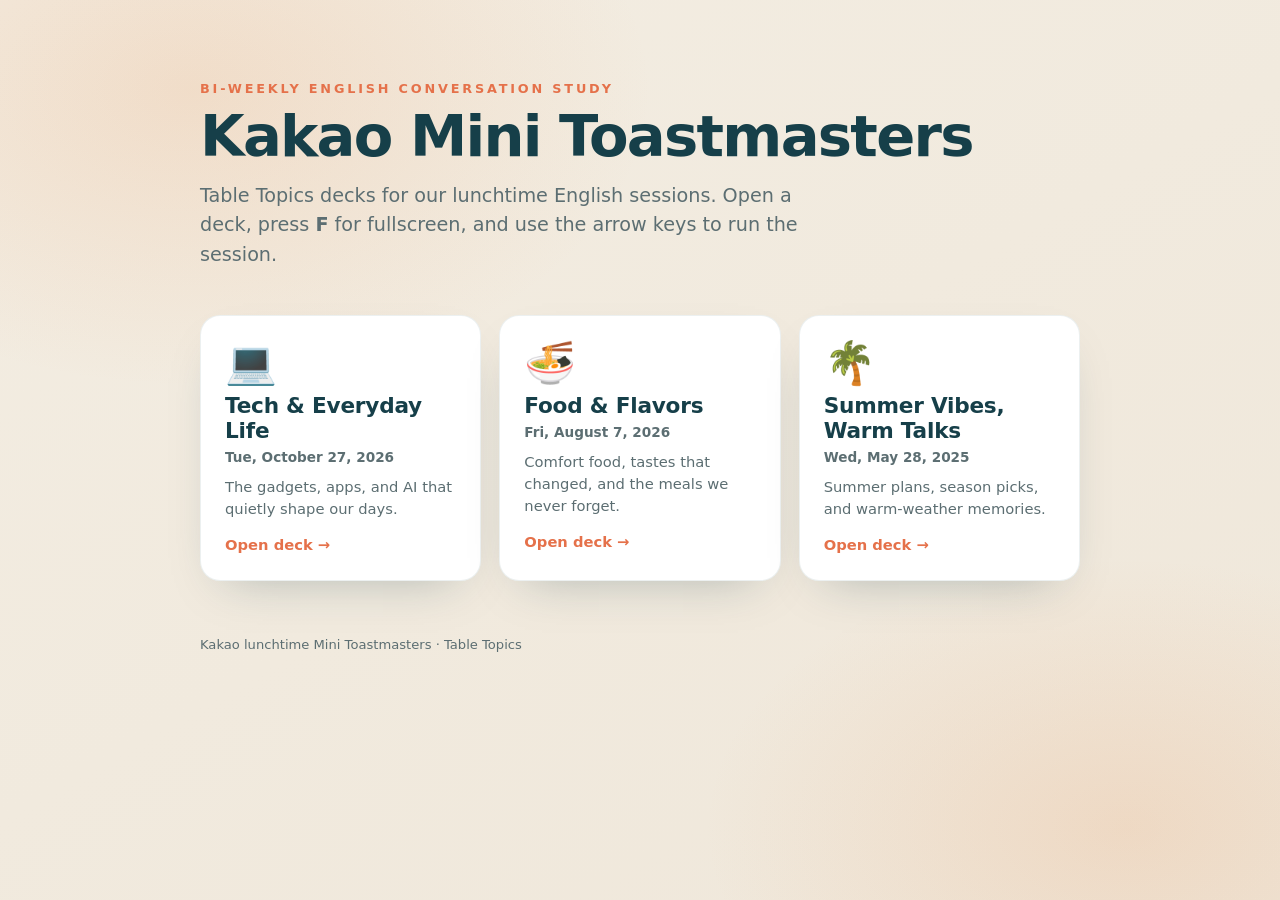
<file: index.html>
<!doctype html>
<html lang="en">
<head>
<meta charset="utf-8">
<meta name="viewport" content="width=device-width, initial-scale=1">
<title>Kakao Mini Toastmasters — Table Topics</title>
<style>
  :root {
    --ground-1: #f3ede2; --ground-2: #efe7da; --glow: rgba(232,150,90,0.18);
    --ink: #163f49; --ink-soft: #5c6e72; --accent: #e5714a; --on-accent: #fff8f4;
    --card: #ffffff; --card-edge: rgba(22,63,73,0.08);
    --shadow: 0 20px 48px -26px rgba(22,63,73,0.34);
    color-scheme: light;
  }
  @media (prefers-color-scheme: dark) {
    :root {
      --ground-1: #1a1512; --ground-2: #221a15; --glow: rgba(232,140,80,0.16);
      --ink: #f4ecdf; --ink-soft: #b6a897; --accent: #f0805a; --on-accent: #1a1512;
      --card: #2a221c; --card-edge: rgba(255,240,225,0.09);
      --shadow: 0 20px 48px -24px rgba(0,0,0,0.6);
      color-scheme: dark;
    }
  }
  * { box-sizing: border-box; }
  html, body { margin: 0; min-height: 100%; }
  body {
    font-family: system-ui, -apple-system, "Segoe UI", Roboto, sans-serif;
    color: var(--ink);
    background:
      radial-gradient(60% 55% at 15% 10%, var(--glow), transparent 60%),
      radial-gradient(55% 50% at 88% 92%, var(--glow), transparent 60%),
      linear-gradient(150deg, var(--ground-1), var(--ground-2));
    background-attachment: fixed;
    -webkit-font-smoothing: antialiased;
    display: flex; justify-content: center;
  }
  main { width: min(880px, 92vw); padding: clamp(48px, 9vh, 120px) 0 80px; }
  .eyebrow { font-size: .8rem; font-weight: 700; letter-spacing: .22em; text-transform: uppercase; color: var(--accent); }
  h1 { font-size: clamp(2.2rem, 6vw, 3.6rem); letter-spacing: -.03em; line-height: 1.02; margin: .2em 0 0; text-wrap: balance; }
  .sub { color: var(--ink-soft); font-size: clamp(1rem, 1.6vw, 1.2rem); margin-top: .9rem; max-width: 52ch; line-height: 1.55; }
  .grid { display: grid; grid-template-columns: repeat(auto-fill, minmax(240px, 1fr)); gap: 18px; margin-top: clamp(28px, 5vh, 52px); }
  a.card {
    display: block; text-decoration: none; color: inherit;
    background: var(--card); border: 1px solid var(--card-edge); border-radius: 20px;
    padding: 26px 24px; box-shadow: var(--shadow);
    transition: transform .18s ease, box-shadow .18s ease;
  }
  a.card:hover { transform: translateY(-4px); box-shadow: 0 28px 60px -26px rgba(22,63,73,0.4); }
  a.card:focus-visible { outline: 2px solid var(--accent); outline-offset: 3px; }
  .emoji { font-size: 2.6rem; line-height: 1; }
  .card h2 { font-size: 1.35rem; letter-spacing: -.01em; margin: .6rem 0 0; }
  .date { color: var(--ink-soft); font-size: .85rem; font-weight: 600; margin-top: .35rem; }
  .desc { color: var(--ink-soft); font-size: .92rem; line-height: 1.5; margin-top: .7rem; }
  .go { display: inline-flex; align-items: center; gap: .4em; margin-top: 1rem; color: var(--accent); font-weight: 700; font-size: .92rem; }
  footer { margin-top: 56px; color: var(--ink-soft); font-size: .82rem; }
</style>
</head>
<body>
<main>
  <div class="eyebrow">Bi-weekly English Conversation Study</div>
  <h1>Kakao Mini Toastmasters</h1>
  <p class="sub">Table Topics decks for our lunchtime English sessions. Open a deck, press <b>F</b> for fullscreen, and use the arrow keys to run the session.</p>

  <div class="grid">
    <a class="card" href="tabletopics/tech-and-everyday-life/">
      <div class="emoji">💻</div>
      <h2>Tech &amp; Everyday Life</h2>
      <div class="date">Tue, October 27, 2026</div>
      <div class="desc">The gadgets, apps, and AI that quietly shape our days.</div>
      <span class="go">Open deck →</span>
    </a>
    <a class="card" href="tabletopics/food-and-flavors/">
      <div class="emoji">🍜</div>
      <h2>Food &amp; Flavors</h2>
      <div class="date">Fri, August 7, 2026</div>
      <div class="desc">Comfort food, tastes that changed, and the meals we never forget.</div>
      <span class="go">Open deck →</span>
    </a>
    <a class="card" href="tabletopics/summer/slide1.html">
      <div class="emoji">🌴</div>
      <h2>Summer Vibes, Warm Talks</h2>
      <div class="date">Wed, May 28, 2025</div>
      <div class="desc">Summer plans, season picks, and warm-weather memories.</div>
      <span class="go">Open deck →</span>
    </a>
  </div>

  <footer>Kakao lunchtime Mini Toastmasters · Table Topics</footer>
</main>
</body>
</html>
</file>
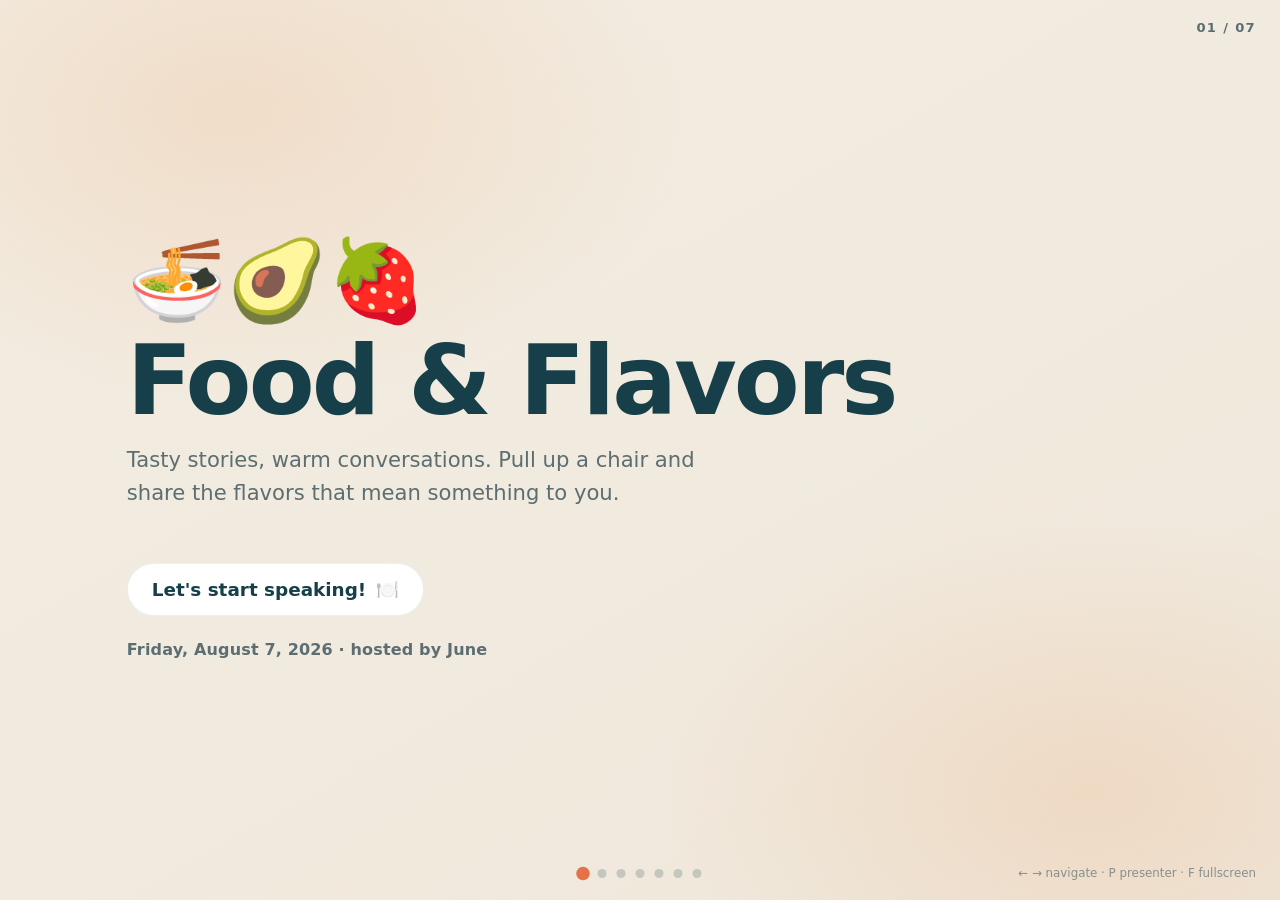
<file: tabletopics/food-and-flavors/index.html>
<title>Food &amp; Flavors — Mini Toastmasters</title>
<style>
  :root {
    /* warm studio — light */
    --ground-1: #f3ede2;
    --ground-2: #efe7da;
    --glow: rgba(232,150,90,0.18);
    --ink: #163f49;
    --ink-soft: #5c6e72;
    --accent: #e5714a;
    --accent-2: #d9603a;
    --on-accent: #fff8f4;
    --card: #ffffff;
    --card-edge: rgba(22,63,73,0.08);
    --tint-warm: #f8efdc;
    --tint-warm-ink: #b9722a;
    --tint-cool: #e9f0f1;
    --tint-cool-ink: #2d6470;
    --shadow: 0 24px 60px -28px rgba(22,63,73,0.32);
    --dot: rgba(22,63,73,0.20);
    --dot-on: var(--accent);
    color-scheme: light;
  }
  @media (prefers-color-scheme: dark) {
    :root {
      --ground-1: #1a1512;
      --ground-2: #221a15;
      --glow: rgba(232,140,80,0.16);
      --ink: #f4ecdf;
      --ink-soft: #b6a897;
      --accent: #f0805a;
      --accent-2: #e5714a;
      --on-accent: #1a1512;
      --card: #2a221c;
      --card-edge: rgba(255,240,225,0.09);
      --tint-warm: #362a1e;
      --tint-warm-ink: #f0b672;
      --tint-cool: #23302f;
      --tint-cool-ink: #8fc2c4;
      --shadow: 0 24px 60px -26px rgba(0,0,0,0.6);
      --dot: rgba(244,236,223,0.22);
      --dot-on: var(--accent);
      color-scheme: dark;
    }
  }
  :root[data-theme="light"] {
    --ground-1: #f3ede2; --ground-2: #efe7da; --glow: rgba(232,150,90,0.18);
    --ink: #163f49; --ink-soft: #5c6e72; --accent: #e5714a; --accent-2: #d9603a;
    --on-accent: #fff8f4; --card: #ffffff; --card-edge: rgba(22,63,73,0.08);
    --tint-warm: #f8efdc; --tint-warm-ink: #b9722a; --tint-cool: #e9f0f1; --tint-cool-ink: #2d6470;
    --shadow: 0 24px 60px -28px rgba(22,63,73,0.32); --dot: rgba(22,63,73,0.20); --dot-on: var(--accent);
    color-scheme: light;
  }
  :root[data-theme="dark"] {
    --ground-1: #1a1512; --ground-2: #221a15; --glow: rgba(232,140,80,0.16);
    --ink: #f4ecdf; --ink-soft: #b6a897; --accent: #f0805a; --accent-2: #e5714a;
    --on-accent: #1a1512; --card: #2a221c; --card-edge: rgba(255,240,225,0.09);
    --tint-warm: #362a1e; --tint-warm-ink: #f0b672; --tint-cool: #23302f; --tint-cool-ink: #8fc2c4;
    --shadow: 0 24px 60px -26px rgba(0,0,0,0.6); --dot: rgba(244,236,223,0.22); --dot-on: var(--accent);
    color-scheme: dark;
  }

  * { box-sizing: border-box; }
  html, body { height: 100%; margin: 0; }
  body {
    font-family: system-ui, -apple-system, "Segoe UI", Roboto, "Helvetica Neue", sans-serif;
    color: var(--ink);
    background:
      radial-gradient(60% 55% at 18% 12%, var(--glow), transparent 60%),
      radial-gradient(55% 50% at 85% 88%, var(--glow), transparent 60%),
      linear-gradient(150deg, var(--ground-1), var(--ground-2));
    background-attachment: fixed;
    overflow: hidden;
    -webkit-font-smoothing: antialiased;
  }

  .deck { position: relative; height: 100dvh; width: 100vw; }

  .slide {
    position: absolute; inset: 0;
    display: flex; flex-direction: column; justify-content: center;
    padding: clamp(28px, 6vw, 92px);
    opacity: 0; visibility: hidden;
    transform: translateY(14px);
    transition: opacity .5s ease, transform .5s ease, visibility .5s;
    max-width: 1180px; margin: 0 auto;
  }
  .slide.active { opacity: 1; visibility: visible; transform: none; }
  @media (prefers-reduced-motion: reduce) {
    .slide { transition: opacity .2s ease, visibility .2s; transform: none; }
  }

  .eyebrow {
    font-size: clamp(.7rem, 1.1vw, .82rem);
    font-weight: 700; letter-spacing: .22em; text-transform: uppercase;
    color: var(--accent);
  }
  .pill {
    display: inline-block; align-self: flex-start;
    background: var(--accent); color: var(--on-accent);
    font-weight: 800; font-size: clamp(.66rem,1vw,.78rem);
    letter-spacing: .12em; text-transform: uppercase;
    padding: .5em 1em; border-radius: 999px;
  }
  h1 {
    font-size: clamp(2.6rem, 8vw, 6rem);
    line-height: .98; letter-spacing: -.03em; font-weight: 800;
    margin: .14em 0 0; text-wrap: balance;
  }
  h2 {
    font-size: clamp(1.9rem, 4.6vw, 3.6rem);
    line-height: 1.04; letter-spacing: -.022em; font-weight: 800;
    margin: .3em 0 0; text-wrap: balance; max-width: 15ch;
  }
  .lead { color: var(--ink-soft); font-size: clamp(1rem,1.7vw,1.32rem); line-height: 1.55; max-width: 46ch; margin-top: 1rem; }
  .rule { height: 4px; width: clamp(64px,10vw,120px); border-radius: 4px; background: var(--accent); margin-top: 1.1rem; }

  /* title slide */
  .title-wrap { align-items: flex-start; }
  .mark { font-size: clamp(3rem,7vw,5rem); line-height: 1; }
  .startline {
    display: inline-flex; gap: .55em; align-items: center;
    margin-top: 2rem; align-self: flex-start;
    background: var(--card); color: var(--ink);
    border: 1px solid var(--card-edge); box-shadow: var(--shadow);
    padding: .8em 1.3em; border-radius: 999px; font-weight: 700;
    font-size: clamp(.95rem,1.5vw,1.15rem);
  }
  .host { margin-top: 1.5rem; color: var(--ink-soft); font-size: clamp(.85rem,1.3vw,1rem); font-weight: 600; letter-spacing:.01em; }

  /* question two-column */
  .q { display: grid; grid-template-columns: 1.15fr .85fr; gap: clamp(24px,4vw,64px); align-items: center; }
  .q .num { font-size: clamp(.8rem,1.2vw,.95rem); font-weight: 800; letter-spacing:.18em; color: var(--ink-soft); text-transform: uppercase; }
  .q .num b { color: var(--accent); }
  .art {
    background: var(--card); border: 1px solid var(--card-edge); border-radius: 28px;
    box-shadow: var(--shadow); aspect-ratio: 4/3; display: grid; place-items: center;
    font-size: clamp(4.5rem, 13vw, 10rem); line-height: 1;
  }

  .cards { display: grid; gap: 16px; margin-top: 1.4rem; }
  .cards.two { grid-template-columns: 1fr 1fr; }
  .cards.three { grid-template-columns: repeat(3,1fr); }
  .card {
    background: var(--card); border: 1px solid var(--card-edge); border-radius: 18px;
    padding: clamp(14px,1.6vw,20px); box-shadow: var(--shadow);
  }
  .card .k { font-weight: 800; font-size: clamp(1rem,1.5vw,1.2rem); display:flex; align-items:center; gap:.5em; }
  .card .v { color: var(--ink-soft); font-size: clamp(.82rem,1.15vw,.98rem); margin-top: .3em; line-height:1.4; }
  .card.warm { background: var(--tint-warm); border-color: transparent; }
  .card.warm .k { color: var(--tint-warm-ink); }
  .card.cool { background: var(--tint-cool); border-color: transparent; }
  .card.cool .k { color: var(--tint-cool-ink); }

  .opt { display:grid; grid-template-columns:1fr 1fr; gap: clamp(16px,2.5vw,28px); margin-top: 1.6rem; }
  .opt .card { padding: clamp(20px,2.4vw,30px); }
  .opt .big { font-size: clamp(2.4rem,5vw,3.4rem); }

  .mission-grid { display:grid; grid-template-columns: repeat(3,1fr); gap: clamp(12px,1.4vw,18px); margin-top: 1.7rem; }
  @media (max-width: 720px){ .mission-grid{ grid-template-columns:1fr 1fr; } }

  /* closing */
  .center { align-items: center; text-align: center; }
  .center .lead { max-width: 40ch; }
  .center .pill { align-self: center; }

  /* chrome */
  .dots { position: fixed; bottom: 22px; left: 50%; transform: translateX(-50%); display: flex; gap: 10px; z-index: 10; }
  .dots button { width: 9px; height: 9px; border-radius: 50%; border: 0; background: var(--dot); padding: 0; cursor: pointer; transition: transform .2s, background .2s; }
  .dots button[aria-current="true"] { background: var(--dot-on); transform: scale(1.5); }
  .dots button:focus-visible { outline: 2px solid var(--accent); outline-offset: 3px; }

  .counter { position: fixed; top: 20px; right: 24px; font-weight: 700; font-size: .82rem; letter-spacing: .1em; color: var(--ink-soft); z-index: 10; font-variant-numeric: tabular-nums; }
  .hint { position: fixed; bottom: 20px; right: 24px; font-size: .74rem; color: var(--ink-soft); opacity: .7; z-index: 10; }
  .nav { position: fixed; inset: 0; display: flex; z-index: 5; }
  .nav button { flex: 1; background: transparent; border: 0; cursor: default; }
  .nav .prev { cursor: w-resize; } .nav .next { cursor: e-resize; }
  .nav button:focus-visible { outline: none; }

  @media (max-width: 860px) {
    .q { grid-template-columns: 1fr; }
    .art { aspect-ratio: 16/9; order: -1; }
    .opt, .cards.two, .cards.three { grid-template-columns: 1fr 1fr; }
  }
</style>

<div class="deck" id="deck">

  <!-- 1 · Title -->
  <section class="slide title-wrap" data-label="Intro">
    <div class="mark">🍜🥑🍓</div>
    <h1>Food &amp; Flavors</h1>
    <p class="lead">Tasty stories, warm conversations. Pull up a chair and share the flavors that mean something to you.</p>
    <span class="startline">Let's start speaking! <span aria-hidden="true">🍽️</span></span>
    <div class="host">Friday, August 7, 2026 · hosted by June</div>
  </section>

  <!-- 2 · Q1 -->
  <section class="slide" data-label="Q1">
    <div class="q">
      <div>
        <div class="num">Question <b>01</b></div>
        <span class="pill">Comfort Food</span>
        <h2>What's your comfort food when you're tired or stressed?</h2>
        <p class="lead">The dish you reach for after a long day — and why it always works.</p>
        <div class="rule"></div>
      </div>
      <div class="art" aria-hidden="true">🍜</div>
    </div>
  </section>

  <!-- 4 · Q2 -->
  <section class="slide" data-label="Q2">
    <div class="q">
      <div>
        <div class="num">Question <b>02</b></div>
        <span class="pill">A Taste That Changed</span>
        <h2>A food you hated as a kid but love now — or the other way around?</h2>
        <div class="cards two">
          <div class="card cool"><div class="k">🙅 Back then</div><div class="v">The one you pushed to the edge of the plate.</div></div>
          <div class="card warm"><div class="k">😋 These days</div><div class="v">The one you can't get enough of now.</div></div>
        </div>
      </div>
      <div class="art" aria-hidden="true">🍆</div>
    </div>
  </section>

  <!-- 5 · Q3 -->
  <section class="slide" data-label="Q3">
    <div class="q">
      <div>
        <div class="num">Question <b>03</b></div>
        <span class="pill">A Memorable Meal</span>
        <h2>The most memorable meal you've ever had — and who were you with?</h2>
        <p class="lead">It doesn't have to be fancy. Often it's the people, not the plate, that we remember.</p>
        <div class="rule"></div>
      </div>
      <div class="art" aria-hidden="true">🍽️</div>
    </div>
  </section>

  <!-- 6 · Q4 -->
  <section class="slide" data-label="Q4">
    <div>
      <div class="num" style="margin-bottom:.2rem">Question <b>04</b></div>
      <span class="pill">Cook or Eater?</span>
      <h2>Which one are you — and how are your kitchen skills?</h2>
      <div class="opt">
        <div class="card"><div class="big" aria-hidden="true">👨‍🍳</div><div class="k">The Cook</div><div class="v">You plan meals, chop, and actually enjoy it.</div></div>
        <div class="card"><div class="big" aria-hidden="true">🍽️</div><div class="k">The Eater</div><div class="v">You'd rather someone else do the cooking. No shame.</div></div>
      </div>
    </div>
  </section>

  <!-- 7 · Q5 -->
  <section class="slide" data-label="Q5">
    <div class="q">
      <div>
        <div class="num">Question <b>05</b></div>
        <span class="pill">One Cuisine Forever</span>
        <h2>Only one country's food for the rest of your life — which, and why?</h2>
        <p class="lead">Choose wisely. Variety, flavor, or the taste of home?</p>
        <div class="rule"></div>
      </div>
      <div class="art" aria-hidden="true">🌍</div>
    </div>
  </section>

  <!-- 8 · Close -->
  <section class="slide center" data-label="Closing">
    <div class="mark">🍜</div>
    <h1>Great job today!</h1>
    <p class="lead">Thanks for speaking up, reacting warmly, and sharing your flavors.</p>
    <span class="pill">See you next time! 🌴</span>
  </section>

</div>

<div class="counter" id="counter">01 / 08</div>
<nav class="nav" aria-hidden="true">
  <button class="prev" id="navPrev" tabindex="-1" aria-label="Previous slide"></button>
  <button class="next" id="navNext" tabindex="-1" aria-label="Next slide"></button>
</nav>
<div class="dots" id="dots" role="tablist" aria-label="Slides"></div>
<div class="hint">← → navigate · P presenter · F fullscreen</div>

<script>
  const slides = Array.from(document.querySelectorAll('.slide'));
  const dotsWrap = document.getElementById('dots');
  const counter = document.getElementById('counter');
  const total = slides.length;
  let i = 0;

  // Host script — presenter notes, one per slide (same order as sections above).
  const NOTES = [
    "<b>Opening:</b> Welcome to today's Table Topics. I'm June, your host. Our theme is <b>Food &amp; Flavors</b> — food isn't just fuel, it's memory, comfort, and culture. Five short questions; answer in English, keep it personal, don't worry about mistakes. <span class='cue'>[I'll start us off, then we go around.]</span>",
    "<b>Lead-in:</b> Let's start light — what's your comfort food when you're tired or stressed?<br><b>Follow-up:</b> What is it about that dish — the taste, or the memory?<br><span class='cue'>Bridge → \"Mmm, now I'm getting hungry. Let's move on.\"</span>",
    "<b>Lead-in:</b> Question two is about change — a food you hated as a kid but love now, or the other way around?<br><b>Follow-up:</b> What changed — your taste, or the food itself?<br><span class='cue'>Bridge → \"It's funny how our taste grows up with us.\"</span>",
    "<b>Lead-in:</b> Now let's get personal — the most memorable meal you've ever had, and who were you with?<br><b>Follow-up:</b> What made it special — the food, the place, or the people?<br><span class='cue'>Bridge → \"Food and people always go together.\"</span>",
    "<b>Lead-in:</b> An easy one — are you more of a cook or an eater? How are your kitchen skills?<br><b>Follow-up:</b> What's the one dish you can actually make?<br><span class='cue'>Bridge → \"We're all excellent eaters. Last question.\"</span>",
    "<b>Lead-in:</b> The big final question — only one country's food for the rest of your life. Which, and why?<br><b>Follow-up:</b> Would you miss any other cuisine too much?<br><span class='cue'>Bridge → into the closing.</span>",
    "<b>Closing:</b> That's all five questions. Thank you all for sharing — some delicious stories today. Great job, everyone. Let's do this again next time. Enjoy your lunch! <span class='cue'>[Mention the next meeting date.]</span>"
  ];

  slides.forEach((s, n) => {
    const b = document.createElement('button');
    b.setAttribute('role', 'tab');
    b.setAttribute('aria-label', s.dataset.label || ('Slide ' + (n + 1)));
    b.addEventListener('click', () => go(n));
    dotsWrap.appendChild(b);
  });
  const dots = Array.from(dotsWrap.children);

  function pad(n){ return String(n + 1).padStart(2, '0'); }
  function render() {
    slides.forEach((s, n) => s.classList.toggle('active', n === i));
    dots.forEach((d, n) => d.setAttribute('aria-current', n === i ? 'true' : 'false'));
    counter.textContent = pad(i) + ' / ' + String(total).padStart(2, '0');
    updatePresenter();
  }
  function go(n){ i = Math.max(0, Math.min(total - 1, n)); render(); }
  function next(){ go(i + 1); }
  function prev(){ go(i - 1); }

  document.getElementById('navNext').addEventListener('click', next);
  document.getElementById('navPrev').addEventListener('click', prev);

  // ---- Presenter window: a separate window, NOT captured when you share only the slides tab ----
  let presWin = null, startMs = null;
  function fmt(ms){ const s = Math.max(0, Math.floor(ms/1000)); return String(Math.floor(s/60)).padStart(2,'0') + ':' + String(s%60).padStart(2,'0'); }
  function togglePresenter(){ if (presWin && !presWin.closed) { presWin.close(); presWin = null; return; } openPresenter(); }
  function openPresenter(){
    if (presWin && !presWin.closed) { presWin.focus(); return; }
    presWin = window.open('', 'ttopics_presenter', 'width=780,height=900');
    if (!presWin) { alert('Pop-up blocked. Allow pop-ups for this page, then press P again.'); return; }
    presWin.document.write('<!DOCTYPE html><html><head><meta charset="utf-8"><title>Presenter Notes (private)</title><style>'
      + 'body{margin:0;background:#181310;color:#f4ecdf;font-family:-apple-system,BlinkMacSystemFont,Segoe UI,Roboto,sans-serif;padding:18px 24px;}'
      + '.top{display:flex;justify-content:space-between;align-items:baseline;border-bottom:2px solid #e5714a;padding-bottom:8px;margin-bottom:14px;}'
      + '#ptimer{font-size:42px;font-weight:800;font-variant-numeric:tabular-nums;color:#f0805a;}#pcount{font-size:18px;opacity:.7;}'
      + '#ptitle{color:#f0805a;font-size:14px;letter-spacing:1px;text-transform:uppercase;margin-bottom:10px;font-weight:800;}'
      + '#pnote{font-size:22px;line-height:1.6;}#pnote .cue{color:#f0805a;font-weight:700;}#pnote b{color:#fff;}'
      + '#pnext{margin-top:20px;padding-top:12px;border-top:1px solid #3a2f27;opacity:.65;font-size:16px;}'
      + '.btns{margin-top:18px;}button{background:#2a221c;color:#fff;border:1px solid #4a3d33;padding:9px 16px;border-radius:8px;font-size:15px;margin-right:8px;cursor:pointer;}'
      + '</style></head><body><div class="top"><div id="ptimer">00:00</div><div id="pcount"></div></div>'
      + '<div id="ptitle"></div><div id="pnote"></div><div id="pnext"></div>'
      + '<div class="btns"><button id="pp">&#8249; Prev</button><button id="pn">Next &#8250;</button><button id="pr">Reset timer</button></div>'
      + '</body></html>');
    presWin.document.close();
    const d = presWin.document;
    d.getElementById('pp').onclick = () => go(i - 1);
    d.getElementById('pn').onclick = () => go(i + 1);
    d.getElementById('pr').onclick = () => { startMs = Date.now(); };
    d.addEventListener('keydown', onKey);
    if (!startMs) startMs = Date.now();
    updatePresenter();
  }
  function updatePresenter(){
    if (!presWin || presWin.closed) return;
    const d = presWin.document, c = d.getElementById('pcount'); if (!c) return;
    c.textContent = 'Slide ' + (i + 1) + ' / ' + total;
    d.getElementById('ptitle').textContent = slides[i].dataset.label || ('Slide ' + (i + 1));
    d.getElementById('pnote').innerHTML = NOTES[i] || '';
    d.getElementById('pnext').innerHTML = (i + 1 < total) ? ('▶ Next: ' + (slides[i+1].dataset.label || ('Slide ' + (i+2)))) : '— last slide —';
  }
  setInterval(function(){ if (presWin && !presWin.closed && startMs){ const t = presWin.document.getElementById('ptimer'); if (t) t.textContent = fmt(Date.now() - startMs); } }, 500);

  // Shared key handler — uses e.code (physical key) so shortcuts work even when the IME is in Korean mode.
  function onKey(e){
    const c = e.code;
    if (['ArrowRight','ArrowDown',' ','PageDown'].includes(e.key) || c === 'Space' || c === 'PageDown') { e.preventDefault(); next(); }
    else if (['ArrowLeft','ArrowUp','PageUp'].includes(e.key) || c === 'PageUp') { e.preventDefault(); prev(); }
    else if (e.key === 'Home' || c === 'Home') go(0);
    else if (e.key === 'End' || c === 'End') go(total - 1);
    else if (e.key.toLowerCase() === 'p' || c === 'KeyP') { e.preventDefault(); togglePresenter(); }
    else if (e.key === 'Escape' || c === 'Escape') { if (presWin && !presWin.closed) { e.preventDefault(); togglePresenter(); } }
    else if (e.key.toLowerCase() === 'f' || c === 'KeyF') { e.preventDefault(); if (!document.fullscreenElement) document.documentElement.requestFullscreen?.(); else document.exitFullscreen?.(); }
  }
  window.addEventListener('keydown', onKey);

  render();
</script>
</file>
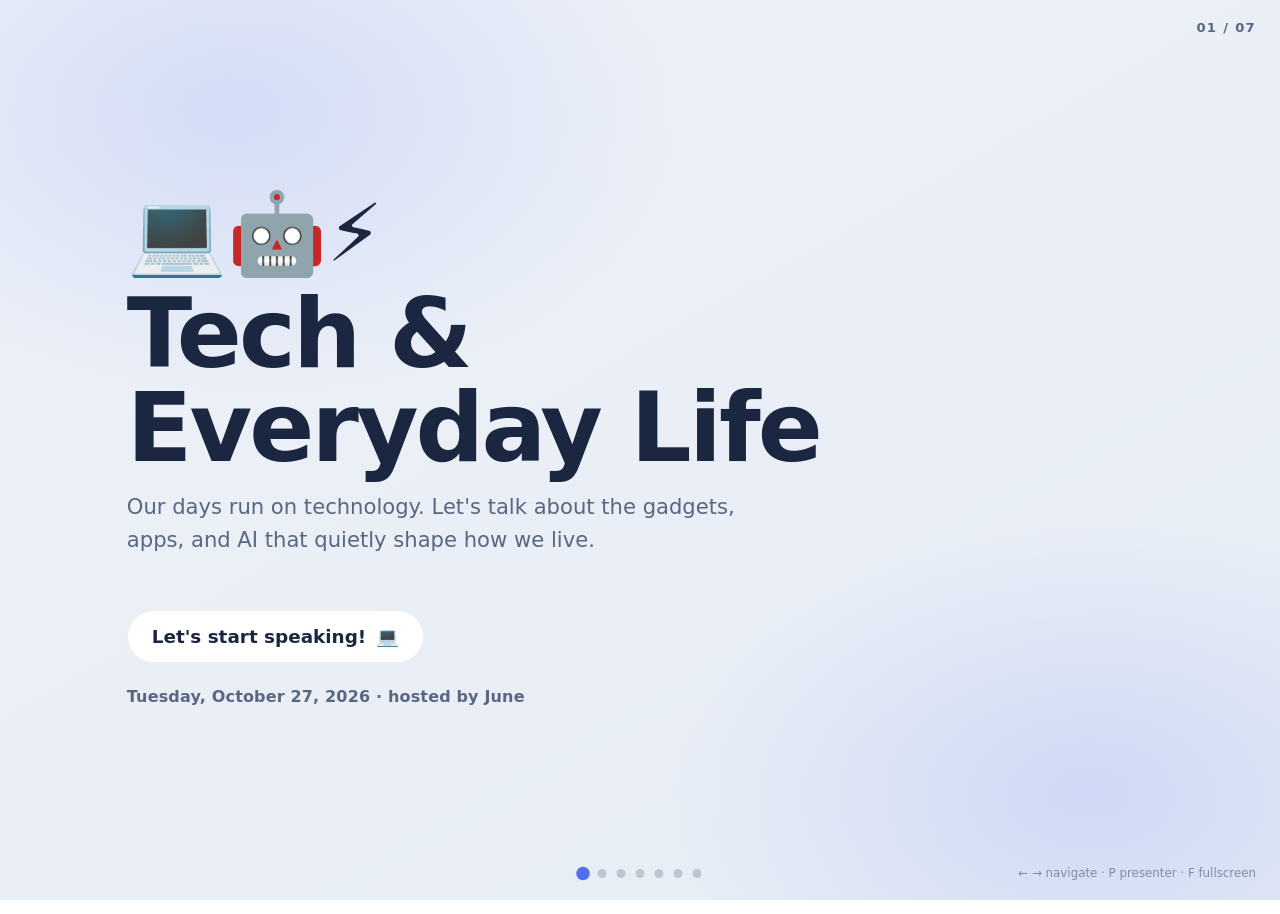
<file: tabletopics/tech-and-everyday-life/index.html>
<title>Tech &amp; Everyday Life — Mini Toastmasters</title>
<style>
  :root {
    /* cool studio — light */
    --ground-1: #eef2f8;
    --ground-2: #e6ecf5;
    --glow: rgba(79,110,240,0.16);
    --ink: #1b2740;
    --ink-soft: #596782;
    --accent: #4f6ef0;
    --accent-2: #3b57d6;
    --on-accent: #f5f8ff;
    --card: #ffffff;
    --card-edge: rgba(27,39,64,0.08);
    --tint-warm: #eaf0ff;
    --tint-warm-ink: #3b57d6;
    --tint-cool: #e4f6f2;
    --tint-cool-ink: #1f7d70;
    --shadow: 0 24px 60px -28px rgba(27,39,64,0.30);
    --dot: rgba(27,39,64,0.20);
    --dot-on: var(--accent);
    color-scheme: light;
  }
  @media (prefers-color-scheme: dark) {
    :root {
      --ground-1: #0f1420;
      --ground-2: #141b2b;
      --glow: rgba(90,130,240,0.15);
      --ink: #e8edf7;
      --ink-soft: #9aa7c2;
      --accent: #7d93f5;
      --accent-2: #4f6ef0;
      --on-accent: #0f1420;
      --card: #1a2234;
      --card-edge: rgba(230,238,255,0.09);
      --tint-warm: #1c2740;
      --tint-warm-ink: #a8baff;
      --tint-cool: #152b29;
      --tint-cool-ink: #80d2c7;
      --shadow: 0 24px 60px -26px rgba(0,0,0,0.6);
      --dot: rgba(232,237,247,0.22);
      --dot-on: var(--accent);
      color-scheme: dark;
    }
  }
  :root[data-theme="light"] {
    --ground-1: #eef2f8; --ground-2: #e6ecf5; --glow: rgba(79,110,240,0.16);
    --ink: #1b2740; --ink-soft: #596782; --accent: #4f6ef0; --accent-2: #3b57d6;
    --on-accent: #f5f8ff; --card: #ffffff; --card-edge: rgba(27,39,64,0.08);
    --tint-warm: #eaf0ff; --tint-warm-ink: #3b57d6; --tint-cool: #e4f6f2; --tint-cool-ink: #1f7d70;
    --shadow: 0 24px 60px -28px rgba(27,39,64,0.30); --dot: rgba(27,39,64,0.20); --dot-on: var(--accent);
    color-scheme: light;
  }
  :root[data-theme="dark"] {
    --ground-1: #0f1420; --ground-2: #141b2b; --glow: rgba(90,130,240,0.15);
    --ink: #e8edf7; --ink-soft: #9aa7c2; --accent: #7d93f5; --accent-2: #4f6ef0;
    --on-accent: #0f1420; --card: #1a2234; --card-edge: rgba(230,238,255,0.09);
    --tint-warm: #1c2740; --tint-warm-ink: #a8baff; --tint-cool: #152b29; --tint-cool-ink: #80d2c7;
    --shadow: 0 24px 60px -26px rgba(0,0,0,0.6); --dot: rgba(232,237,247,0.22); --dot-on: var(--accent);
    color-scheme: dark;
  }

  * { box-sizing: border-box; }
  html, body { height: 100%; margin: 0; }
  body {
    font-family: system-ui, -apple-system, "Segoe UI", Roboto, "Helvetica Neue", sans-serif;
    color: var(--ink);
    background:
      radial-gradient(60% 55% at 18% 12%, var(--glow), transparent 60%),
      radial-gradient(55% 50% at 85% 88%, var(--glow), transparent 60%),
      linear-gradient(150deg, var(--ground-1), var(--ground-2));
    background-attachment: fixed;
    overflow: hidden;
    -webkit-font-smoothing: antialiased;
  }

  .deck { position: relative; height: 100dvh; width: 100vw; }

  .slide {
    position: absolute; inset: 0;
    display: flex; flex-direction: column; justify-content: center;
    padding: clamp(28px, 6vw, 92px);
    opacity: 0; visibility: hidden;
    transform: translateY(14px);
    transition: opacity .5s ease, transform .5s ease, visibility .5s;
    max-width: 1180px; margin: 0 auto;
  }
  .slide.active { opacity: 1; visibility: visible; transform: none; }
  @media (prefers-reduced-motion: reduce) {
    .slide { transition: opacity .2s ease, visibility .2s; transform: none; }
  }

  .eyebrow {
    font-size: clamp(.7rem, 1.1vw, .82rem);
    font-weight: 700; letter-spacing: .22em; text-transform: uppercase;
    color: var(--accent);
  }
  .pill {
    display: inline-block; align-self: flex-start;
    background: var(--accent); color: var(--on-accent);
    font-weight: 800; font-size: clamp(.66rem,1vw,.78rem);
    letter-spacing: .12em; text-transform: uppercase;
    padding: .5em 1em; border-radius: 999px;
  }
  h1 {
    font-size: clamp(2.6rem, 8vw, 6rem);
    line-height: .98; letter-spacing: -.03em; font-weight: 800;
    margin: .14em 0 0; text-wrap: balance;
  }
  h2 {
    font-size: clamp(1.9rem, 4.6vw, 3.6rem);
    line-height: 1.04; letter-spacing: -.022em; font-weight: 800;
    margin: .3em 0 0; text-wrap: balance; max-width: 16ch;
  }
  .lead { color: var(--ink-soft); font-size: clamp(1rem,1.7vw,1.32rem); line-height: 1.55; max-width: 46ch; margin-top: 1rem; }
  .rule { height: 4px; width: clamp(64px,10vw,120px); border-radius: 4px; background: var(--accent); margin-top: 1.1rem; }

  /* title slide */
  .title-wrap { align-items: flex-start; }
  .mark { font-size: clamp(3rem,7vw,5rem); line-height: 1; }
  .startline {
    display: inline-flex; gap: .55em; align-items: center;
    margin-top: 2rem; align-self: flex-start;
    background: var(--card); color: var(--ink);
    border: 1px solid var(--card-edge); box-shadow: var(--shadow);
    padding: .8em 1.3em; border-radius: 999px; font-weight: 700;
    font-size: clamp(.95rem,1.5vw,1.15rem);
  }
  .host { margin-top: 1.5rem; color: var(--ink-soft); font-size: clamp(.85rem,1.3vw,1rem); font-weight: 600; letter-spacing:.01em; }

  /* question two-column */
  .q { display: grid; grid-template-columns: 1.15fr .85fr; gap: clamp(24px,4vw,64px); align-items: center; }
  .q .num { font-size: clamp(.8rem,1.2vw,.95rem); font-weight: 800; letter-spacing:.18em; color: var(--ink-soft); text-transform: uppercase; }
  .q .num b { color: var(--accent); }
  .art {
    background: var(--card); border: 1px solid var(--card-edge); border-radius: 28px;
    box-shadow: var(--shadow); aspect-ratio: 4/3; display: grid; place-items: center;
    font-size: clamp(4.5rem, 13vw, 10rem); line-height: 1;
  }

  .cards { display: grid; gap: 16px; margin-top: 1.4rem; }
  .cards.two { grid-template-columns: 1fr 1fr; }
  .cards.three { grid-template-columns: repeat(3,1fr); }
  .card {
    background: var(--card); border: 1px solid var(--card-edge); border-radius: 18px;
    padding: clamp(14px,1.6vw,20px); box-shadow: var(--shadow);
  }
  .card .k { font-weight: 800; font-size: clamp(1rem,1.5vw,1.2rem); display:flex; align-items:center; gap:.5em; }
  .card .v { color: var(--ink-soft); font-size: clamp(.82rem,1.15vw,.98rem); margin-top: .3em; line-height:1.4; }
  .card.warm { background: var(--tint-warm); border-color: transparent; }
  .card.warm .k { color: var(--tint-warm-ink); }
  .card.cool { background: var(--tint-cool); border-color: transparent; }
  .card.cool .k { color: var(--tint-cool-ink); }

  .opt { display:grid; grid-template-columns:1fr 1fr; gap: clamp(16px,2.5vw,28px); margin-top: 1.6rem; }
  .opt .card { padding: clamp(20px,2.4vw,30px); }
  .opt .big { font-size: clamp(2.4rem,5vw,3.4rem); }

  /* closing */
  .center { align-items: center; text-align: center; }
  .center .lead { max-width: 40ch; }
  .center .pill { align-self: center; }

  /* chrome */
  .dots { position: fixed; bottom: 22px; left: 50%; transform: translateX(-50%); display: flex; gap: 10px; z-index: 10; }
  .dots button { width: 9px; height: 9px; border-radius: 50%; border: 0; background: var(--dot); padding: 0; cursor: pointer; transition: transform .2s, background .2s; }
  .dots button[aria-current="true"] { background: var(--dot-on); transform: scale(1.5); }
  .dots button:focus-visible { outline: 2px solid var(--accent); outline-offset: 3px; }

  .counter { position: fixed; top: 20px; right: 24px; font-weight: 700; font-size: .82rem; letter-spacing: .1em; color: var(--ink-soft); z-index: 10; font-variant-numeric: tabular-nums; }
  .hint { position: fixed; bottom: 20px; right: 24px; font-size: .74rem; color: var(--ink-soft); opacity: .7; z-index: 10; }
  .nav { position: fixed; inset: 0; display: flex; z-index: 5; }
  .nav button { flex: 1; background: transparent; border: 0; cursor: default; }
  .nav .prev { cursor: w-resize; } .nav .next { cursor: e-resize; }
  .nav button:focus-visible { outline: none; }

  @media (max-width: 860px) {
    .q { grid-template-columns: 1fr; }
    .art { aspect-ratio: 16/9; order: -1; }
    .opt, .cards.two, .cards.three { grid-template-columns: 1fr 1fr; }
  }
</style>

<div class="deck" id="deck">

  <!-- 1 · Title -->
  <section class="slide title-wrap" data-label="Intro">
    <div class="mark">💻🤖⚡</div>
    <h1>Tech &amp; Everyday Life</h1>
    <p class="lead">Our days run on technology. Let's talk about the gadgets, apps, and AI that quietly shape how we live.</p>
    <span class="startline">Let's start speaking! <span aria-hidden="true">💻</span></span>
    <div class="host">Tuesday, October 27, 2026 · hosted by June</div>
  </section>

  <!-- 2 · Q1 -->
  <section class="slide" data-label="Q1">
    <div class="q">
      <div>
        <div class="num">Question <b>01</b></div>
        <span class="pill">Daily Essential</span>
        <h2>What app or gadget can you not live without?</h2>
        <p class="lead">The one you'd notice missing within an hour — and what it does for you.</p>
        <div class="rule"></div>
      </div>
      <div class="art" aria-hidden="true">📱</div>
    </div>
  </section>

  <!-- 3 · Q2 -->
  <section class="slide" data-label="Q2">
    <div class="q">
      <div>
        <div class="num">Question <b>02</b></div>
        <span class="pill">AI in Daily Life</span>
        <h2>How has AI changed your daily life?</h2>
        <p class="lead">At work or at home — one real example, big or small.</p>
        <div class="rule"></div>
      </div>
      <div class="art" aria-hidden="true">🤖</div>
    </div>
  </section>

  <!-- 4 · Q3 -->
  <section class="slide" data-label="Q3">
    <div class="q">
      <div>
        <div class="num">Question <b>03</b></div>
        <span class="pill">Overhyped?</span>
        <h2>What's a piece of tech that disappointed you?</h2>
        <p class="lead">It promised a lot — but let you down. Did you keep it, or give up?</p>
        <div class="rule"></div>
      </div>
      <div class="art" aria-hidden="true">😮‍💨</div>
    </div>
  </section>

  <!-- 5 · Q4 -->
  <section class="slide" data-label="Q4">
    <div>
      <div class="num" style="margin-bottom:.2rem">Question <b>04</b></div>
      <span class="pill">A Robot at Home?</span>
      <h2>Would you want a robot at home — and what would it do?</h2>
      <div class="opt">
        <div class="card warm"><div class="big" aria-hidden="true">🦾</div><div class="k">Yes, bring it on</div><div class="v">Finally, no more chores. Take the dishes and the laundry.</div></div>
        <div class="card cool"><div class="big" aria-hidden="true">🙅</div><div class="k">No thanks</div><div class="v">I'd rather keep my space and my privacy.</div></div>
      </div>
    </div>
  </section>

  <!-- 6 · Q5 -->
  <section class="slide" data-label="Q5">
    <div class="q">
      <div>
        <div class="num">Question <b>05</b></div>
        <span class="pill">What's Next</span>
        <h2>What technology are you most excited about?</h2>
        <p class="lead">The one you can't wait to see go mainstream — and why.</p>
        <div class="rule"></div>
      </div>
      <div class="art" aria-hidden="true">🚀</div>
    </div>
  </section>

  <!-- 7 · Close -->
  <section class="slide center" data-label="Closing">
    <div class="mark">💻</div>
    <h1>Great job today!</h1>
    <p class="lead">Thanks for sharing how technology shapes your everyday life.</p>
    <span class="pill">See you next time! 👋</span>
  </section>

</div>

<div class="counter" id="counter">01 / 07</div>
<nav class="nav" aria-hidden="true">
  <button class="prev" id="navPrev" tabindex="-1" aria-label="Previous slide"></button>
  <button class="next" id="navNext" tabindex="-1" aria-label="Next slide"></button>
</nav>
<div class="dots" id="dots" role="tablist" aria-label="Slides"></div>
<div class="hint">← → navigate · P presenter · F fullscreen</div>

<script>
  const slides = Array.from(document.querySelectorAll('.slide'));
  const dotsWrap = document.getElementById('dots');
  const counter = document.getElementById('counter');
  const total = slides.length;
  let i = 0;

  // Host script — presenter notes, one per slide (same order as sections above).
  const NOTES = [
    "<b>Opening:</b> Welcome to today's Table Topics. I'm June, your host. Our theme is <b>Tech &amp; Everyday Life</b> — we all live with technology, so let's share how it shapes our days. Five short questions; answer in English, keep it personal, don't worry about mistakes. <span class='cue'>[Pick someone to start — I'll share mine at the end.]</span>",
    "<b>Lead-in:</b> Let's start easy — what app or gadget can you not live without?<br><b>Follow-up:</b> What would happen if you lost it for a whole day?<br><span class='cue'>Bridge → \"We're all a little addicted, right? Let's move on.\"</span>",
    "<b>Lead-in:</b> How has AI changed your daily life — at work or at home?<br><b>Follow-up:</b> Has it saved you time, or created new habits?<br><span class='cue'>Bridge → \"AI really is everywhere now. Next one.\"</span>",
    "<b>Lead-in:</b> Now a fun one — a piece of tech that disappointed you?<br><b>Follow-up:</b> Did you keep using it, or give up on it?<br><span class='cue'>Bridge → \"Not everything lives up to the hype.\"</span>",
    "<b>Lead-in:</b> Would you want a robot at home? What would it do first?<br><b>Follow-up:</b> Which chore would you hand over right away?<br><span class='cue'>Bridge → \"We'd all love a break from chores. Last question.\"</span>",
    "<b>Lead-in:</b> Finally — what technology are you most excited about?<br><b>Follow-up:</b> How do you think it'll change our lives?<br><span class='cue'>Bridge → into the closing.</span>",
    "<b>Closing:</b> That's all five questions. Thank you all for sharing — great stories about tech and life. Great job, everyone. See you next time! <span class='cue'>[Mention the next meeting date.]</span>"
  ];

  slides.forEach((s, n) => {
    const b = document.createElement('button');
    b.setAttribute('role', 'tab');
    b.setAttribute('aria-label', s.dataset.label || ('Slide ' + (n + 1)));
    b.addEventListener('click', () => go(n));
    dotsWrap.appendChild(b);
  });
  const dots = Array.from(dotsWrap.children);

  function pad(n){ return String(n + 1).padStart(2, '0'); }
  function render() {
    slides.forEach((s, n) => s.classList.toggle('active', n === i));
    dots.forEach((d, n) => d.setAttribute('aria-current', n === i ? 'true' : 'false'));
    counter.textContent = pad(i) + ' / ' + String(total).padStart(2, '0');
    updatePresenter();
  }
  function go(n){ i = Math.max(0, Math.min(total - 1, n)); render(); }
  function next(){ go(i + 1); }
  function prev(){ go(i - 1); }

  document.getElementById('navNext').addEventListener('click', next);
  document.getElementById('navPrev').addEventListener('click', prev);

  // ---- Presenter window: a separate window, NOT captured when you share only the slides tab ----
  let presWin = null, startMs = null;
  function fmt(ms){ const s = Math.max(0, Math.floor(ms/1000)); return String(Math.floor(s/60)).padStart(2,'0') + ':' + String(s%60).padStart(2,'0'); }
  function togglePresenter(){ if (presWin && !presWin.closed) { presWin.close(); presWin = null; return; } openPresenter(); }
  function openPresenter(){
    if (presWin && !presWin.closed) { presWin.focus(); return; }
    presWin = window.open('', 'ttopics_presenter', 'width=780,height=900');
    if (!presWin) { alert('Pop-up blocked. Allow pop-ups for this page, then press P again.'); return; }
    presWin.document.write('<!DOCTYPE html><html><head><meta charset="utf-8"><title>Presenter Notes (private)</title><style>'
      + 'body{margin:0;background:#0f1420;color:#e8edf7;font-family:-apple-system,BlinkMacSystemFont,Segoe UI,Roboto,sans-serif;padding:18px 24px;}'
      + '.top{display:flex;justify-content:space-between;align-items:baseline;border-bottom:2px solid #4f6ef0;padding-bottom:8px;margin-bottom:14px;}'
      + '#ptimer{font-size:42px;font-weight:800;font-variant-numeric:tabular-nums;color:#7d93f5;}#pcount{font-size:18px;opacity:.7;}'
      + '#ptitle{color:#7d93f5;font-size:14px;letter-spacing:1px;text-transform:uppercase;margin-bottom:10px;font-weight:800;}'
      + '#pnote{font-size:22px;line-height:1.6;}#pnote .cue{color:#7d93f5;font-weight:700;}#pnote b{color:#fff;}'
      + '#pnext{margin-top:20px;padding-top:12px;border-top:1px solid #2a3350;opacity:.65;font-size:16px;}'
      + '.btns{margin-top:18px;}button{background:#1a2234;color:#fff;border:1px solid #3a4568;padding:9px 16px;border-radius:8px;font-size:15px;margin-right:8px;cursor:pointer;}'
      + '</style></head><body><div class="top"><div id="ptimer">00:00</div><div id="pcount"></div></div>'
      + '<div id="ptitle"></div><div id="pnote"></div><div id="pnext"></div>'
      + '<div class="btns"><button id="pp">&#8249; Prev</button><button id="pn">Next &#8250;</button><button id="pr">Reset timer</button></div>'
      + '</body></html>');
    presWin.document.close();
    const d = presWin.document;
    d.getElementById('pp').onclick = () => go(i - 1);
    d.getElementById('pn').onclick = () => go(i + 1);
    d.getElementById('pr').onclick = () => { startMs = Date.now(); };
    d.addEventListener('keydown', onKey);
    if (!startMs) startMs = Date.now();
    updatePresenter();
  }
  function updatePresenter(){
    if (!presWin || presWin.closed) return;
    const d = presWin.document, c = d.getElementById('pcount'); if (!c) return;
    c.textContent = 'Slide ' + (i + 1) + ' / ' + total;
    d.getElementById('ptitle').textContent = slides[i].dataset.label || ('Slide ' + (i + 1));
    d.getElementById('pnote').innerHTML = NOTES[i] || '';
    d.getElementById('pnext').innerHTML = (i + 1 < total) ? ('▶ Next: ' + (slides[i+1].dataset.label || ('Slide ' + (i+2)))) : '— last slide —';
  }
  setInterval(function(){ if (presWin && !presWin.closed && startMs){ const t = presWin.document.getElementById('ptimer'); if (t) t.textContent = fmt(Date.now() - startMs); } }, 500);

  // Shared key handler — uses e.code (physical key) so shortcuts work even when the IME is in Korean mode.
  function onKey(e){
    const c = e.code;
    if (['ArrowRight','ArrowDown',' ','PageDown'].includes(e.key) || c === 'Space' || c === 'PageDown') { e.preventDefault(); next(); }
    else if (['ArrowLeft','ArrowUp','PageUp'].includes(e.key) || c === 'PageUp') { e.preventDefault(); prev(); }
    else if (e.key === 'Home' || c === 'Home') go(0);
    else if (e.key === 'End' || c === 'End') go(total - 1);
    else if (e.key.toLowerCase() === 'p' || c === 'KeyP') { e.preventDefault(); togglePresenter(); }
    else if (e.key === 'Escape' || c === 'Escape') { if (presWin && !presWin.closed) { e.preventDefault(); togglePresenter(); } }
    else if (e.key.toLowerCase() === 'f' || c === 'KeyF') { e.preventDefault(); if (!document.fullscreenElement) document.documentElement.requestFullscreen?.(); else document.exitFullscreen?.(); }
  }
  window.addEventListener('keydown', onKey);

  render();
</script>
</file>
